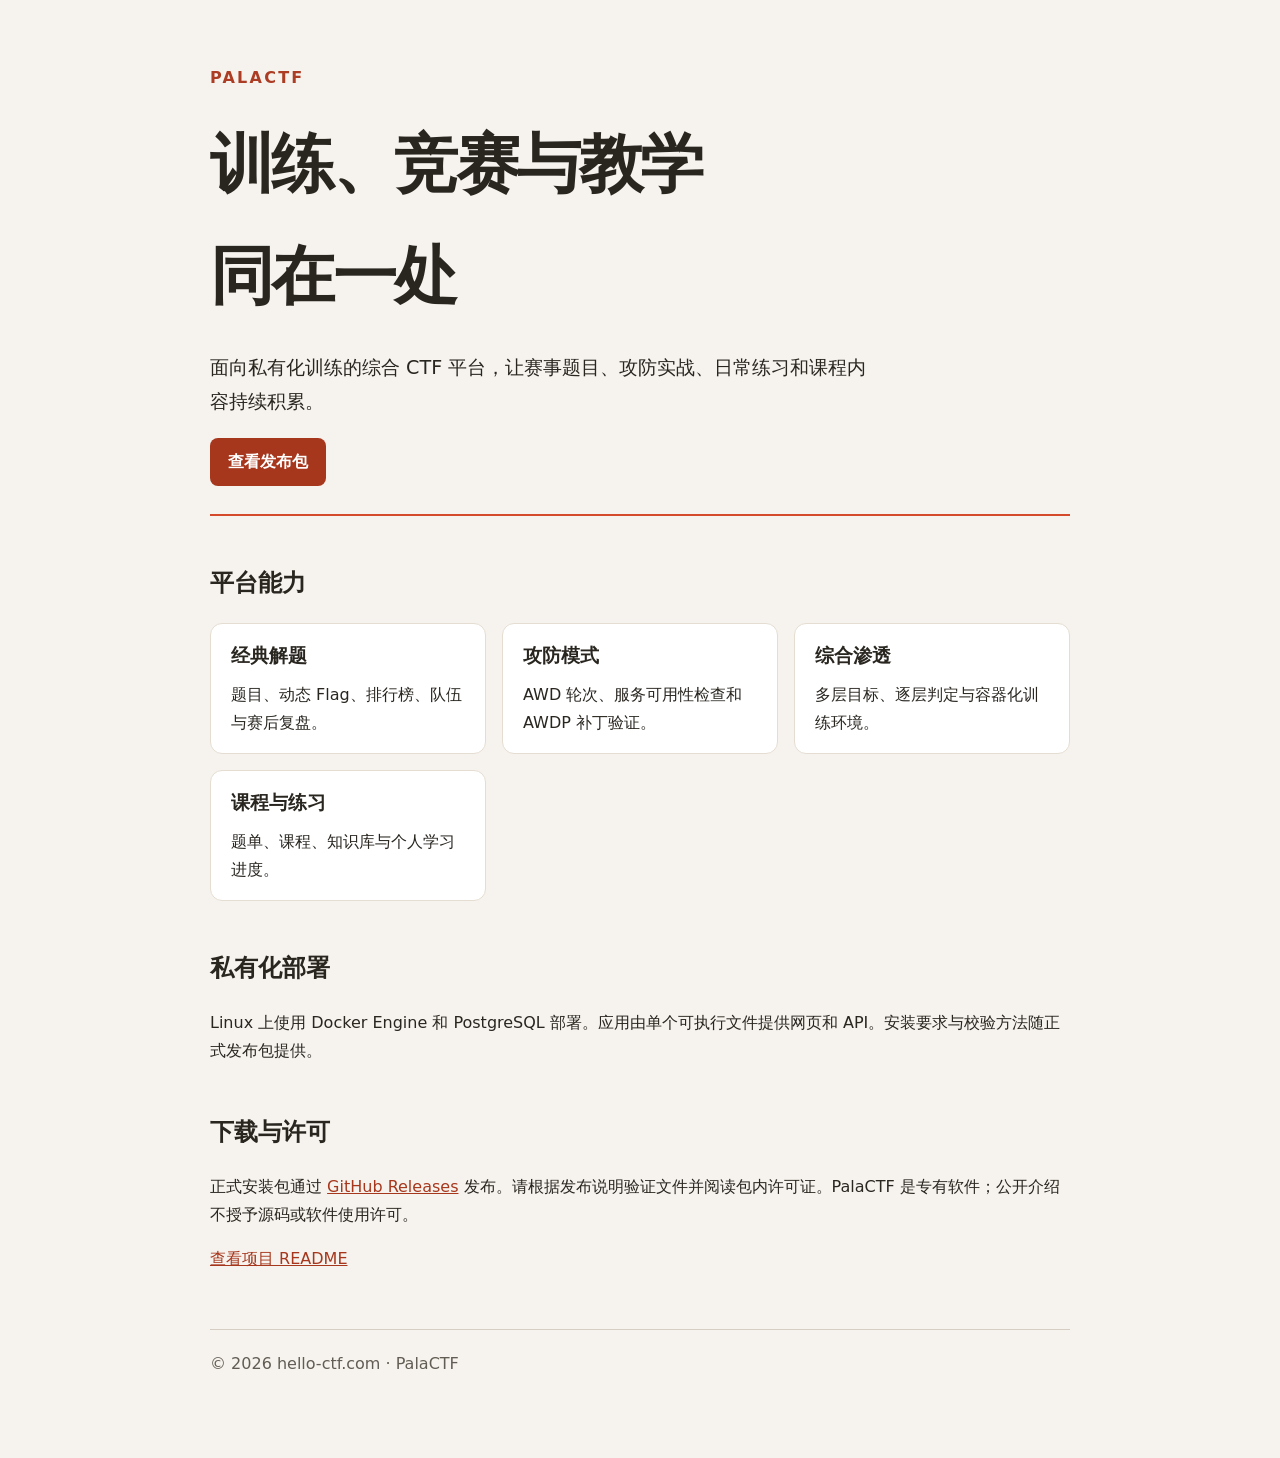
<file: index.html>
<!doctype html>
<html lang="zh-CN">
<head>
  <meta charset="utf-8">
  <meta name="viewport" content="width=device-width, initial-scale=1">
  <meta name="description" content="PalaCTF 面向私有化训练的综合 CTF 平台">
  <title>PalaCTF · 私有化 CTF 训练平台</title>
  <style>
    :root { color-scheme: light; font-family: system-ui, -apple-system, "Segoe UI", sans-serif; background: #f6f3ee; color: #292620; }
    body { max-width: 860px; margin: 0 auto; padding: 48px 24px 80px; line-height: 1.75; }
    header { border-bottom: 2px solid #d44a2a; padding-bottom: 28px; }
    h1 { font-size: clamp(2.5rem, 7vw, 4rem); margin: 0; letter-spacing: -.04em; }
    h2 { margin-top: 46px; }
    .eyebrow { color: #ac3c23; font-weight: 700; letter-spacing: .14em; text-transform: uppercase; }
    .lead { font-size: 1.2rem; max-width: 660px; }
    .grid { display: grid; grid-template-columns: repeat(auto-fit, minmax(230px, 1fr)); gap: 16px; }
    .card { background: #fff; border: 1px solid #e5ddd1; border-radius: 12px; padding: 16px 20px; }
    .card h3 { margin: 0 0 8px; }
    .card p { margin: 0; }
    a { color: #a6371d; }
    a:focus-visible { outline: 3px solid #a6371d; outline-offset: 3px; }
    .button { display: inline-block; background: #a6371d; color: white; border-radius: 8px; padding: 10px 18px; text-decoration: none; font-weight: 650; }
    footer { border-top: 1px solid #d6cec2; margin-top: 56px; padding-top: 20px; color: #625d54; }
  </style>
</head>
<body>
  <header>
    <p class="eyebrow">PalaCTF</p>
    <h1>训练、竞赛与教学<br>同在一处</h1>
    <p class="lead">面向私有化训练的综合 CTF 平台，让赛事题目、攻防实战、日常练习和课程内容持续积累。</p>
    <a class="button" href="https://github.com/ProbiusOfficial/PalaCTF/releases">查看发布包</a>
  </header>
  <main>
    <h2>平台能力</h2>
    <div class="grid">
      <section class="card"><h3>经典解题</h3><p>题目、动态 Flag、排行榜、队伍与赛后复盘。</p></section>
      <section class="card"><h3>攻防模式</h3><p>AWD 轮次、服务可用性检查和 AWDP 补丁验证。</p></section>
      <section class="card"><h3>综合渗透</h3><p>多层目标、逐层判定与容器化训练环境。</p></section>
      <section class="card"><h3>课程与练习</h3><p>题单、课程、知识库与个人学习进度。</p></section>
    </div>
    <h2>私有化部署</h2>
    <p>Linux 上使用 Docker Engine 和 PostgreSQL 部署。应用由单个可执行文件提供网页和 API。安装要求与校验方法随正式发布包提供。</p>
    <h2>下载与许可</h2>
    <p>正式安装包通过 <a href="https://github.com/ProbiusOfficial/PalaCTF/releases">GitHub Releases</a> 发布。请根据发布说明验证文件并阅读包内许可证。PalaCTF 是专有软件；公开介绍不授予源码或软件使用许可。</p>
    <p><a href="https://github.com/ProbiusOfficial/PalaCTF">查看项目 README</a></p>
  </main>
  <footer>© 2026 hello-ctf.com · PalaCTF</footer>
</body>
</html>
</file>
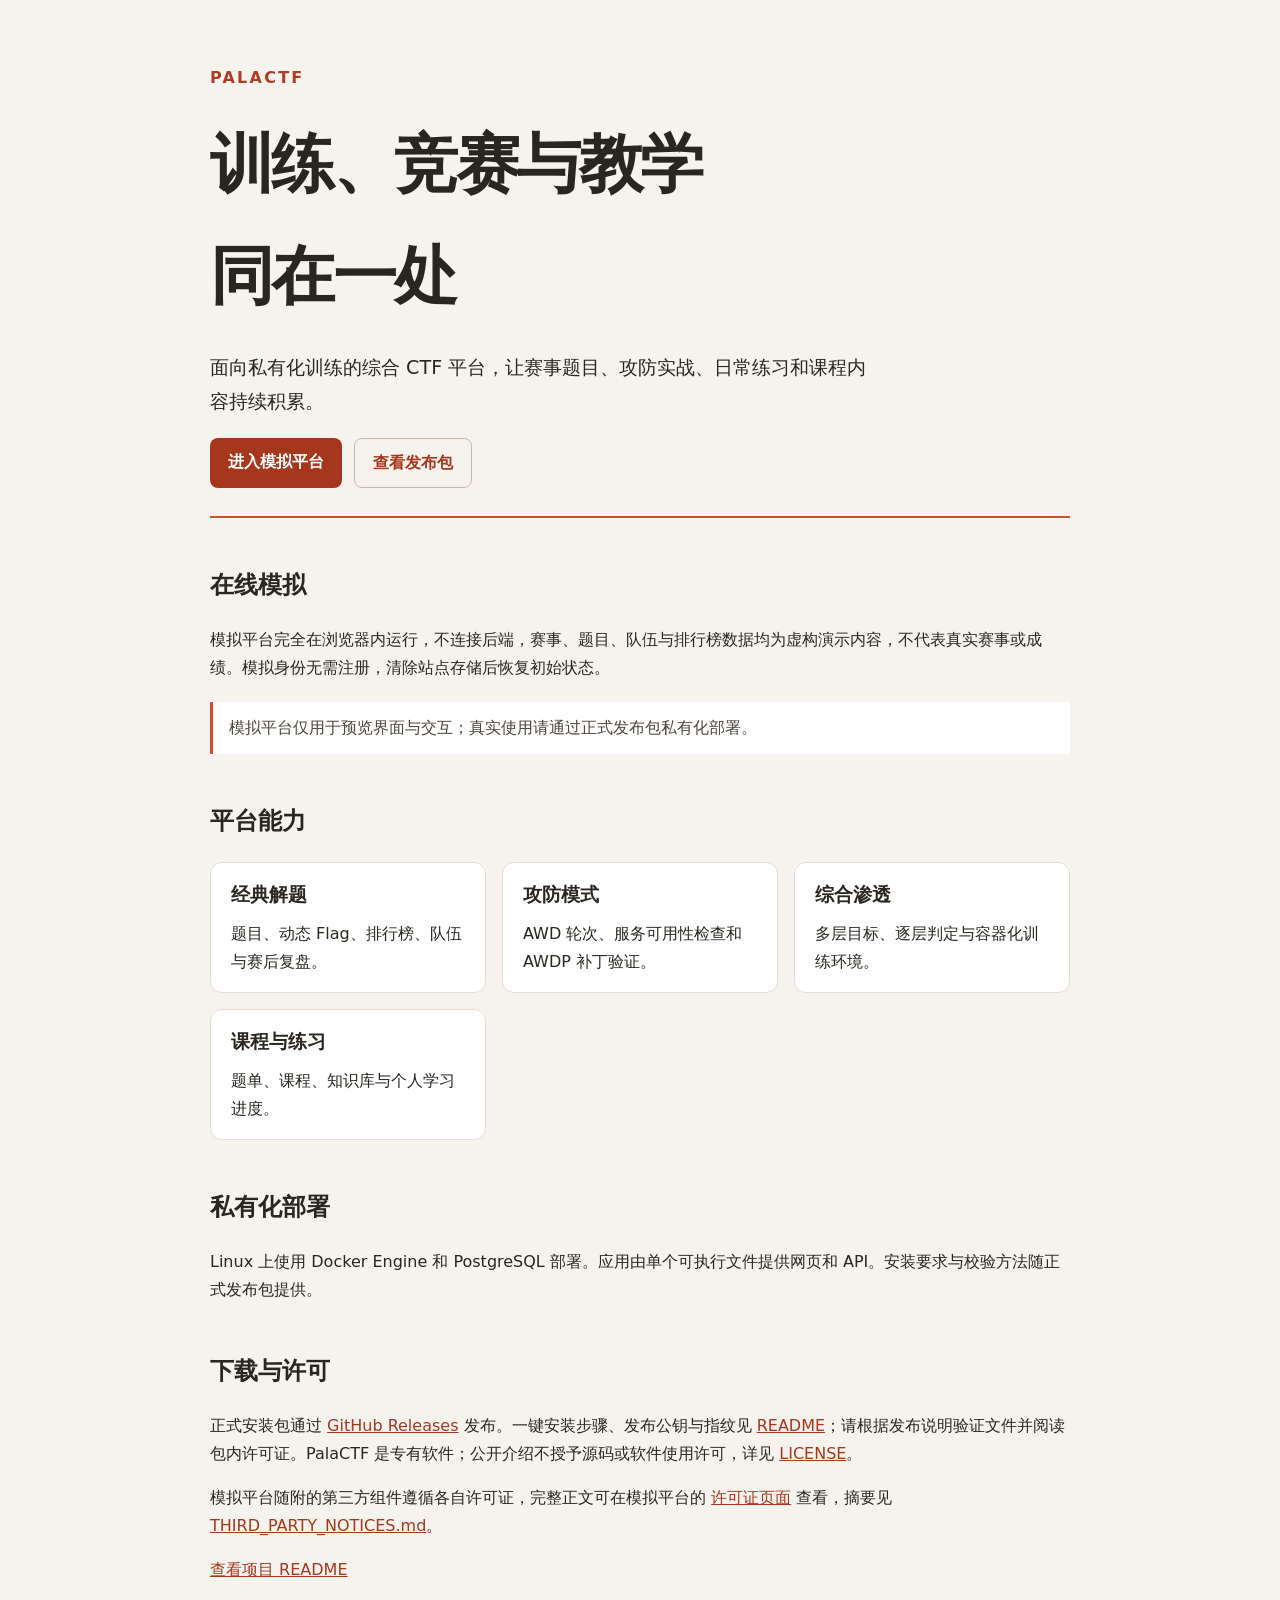
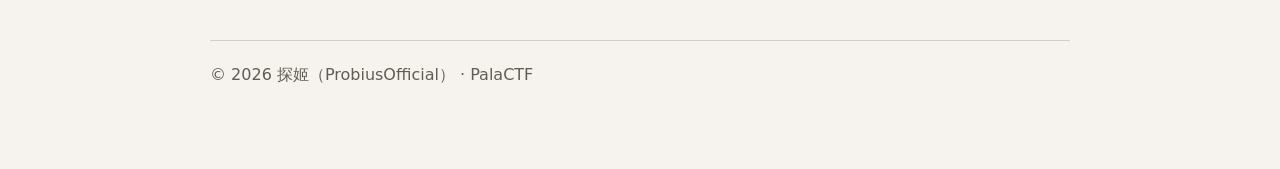
<file: site/index.html>
<!doctype html>
<html lang="zh-CN">
<head>
  <meta charset="utf-8">
  <meta name="viewport" content="width=device-width, initial-scale=1">
  <meta name="description" content="PalaCTF 面向私有化训练的综合 CTF 平台">
  <title>PalaCTF · 私有化 CTF 训练平台</title>
  <style>
    :root { color-scheme: light; font-family: system-ui, -apple-system, "Segoe UI", sans-serif; background: #f6f3ee; color: #292620; }
    body { max-width: 860px; margin: 0 auto; padding: 48px 24px 80px; line-height: 1.75; }
    header { border-bottom: 2px solid #d44a2a; padding-bottom: 28px; }
    h1 { font-size: clamp(2.5rem, 7vw, 4rem); margin: 0; letter-spacing: -.04em; }
    h2 { margin-top: 46px; }
    .eyebrow { color: #ac3c23; font-weight: 700; letter-spacing: .14em; text-transform: uppercase; }
    .lead { font-size: 1.2rem; max-width: 660px; }
    .grid { display: grid; grid-template-columns: repeat(auto-fit, minmax(230px, 1fr)); gap: 16px; }
    .card { background: #fff; border: 1px solid #e5ddd1; border-radius: 12px; padding: 16px 20px; }
    .card h3 { margin: 0 0 8px; }
    .card p { margin: 0; }
    a { color: #a6371d; }
    a:focus-visible { outline: 3px solid #a6371d; outline-offset: 3px; }
    .button { display: inline-block; background: #a6371d; color: white; border-radius: 8px; padding: 10px 18px; text-decoration: none; font-weight: 650; }
    .button.secondary { background: transparent; color: #a6371d; border: 1px solid #c9b8a8; }
    .actions { display: flex; flex-wrap: wrap; gap: 12px; margin-top: 20px; }
    .notice { margin-top: 20px; padding: 12px 16px; border-left: 3px solid #d44a2a; background: #fff; color: #4c463d; }
    footer { border-top: 1px solid #d6cec2; margin-top: 56px; padding-top: 20px; color: #625d54; }
  </style>
</head>
<body>
  <header>
    <p class="eyebrow">PalaCTF</p>
    <h1>训练、竞赛与教学<br>同在一处</h1>
    <p class="lead">面向私有化训练的综合 CTF 平台，让赛事题目、攻防实战、日常练习和课程内容持续积累。</p>
    <div class="actions">
      <a class="button" href="app/">进入模拟平台</a>
      <a class="button secondary" href="https://github.com/ProbiusOfficial/PalaCTF/releases">查看发布包</a>
    </div>
  </header>
  <main>
    <h2>在线模拟</h2>
    <p>模拟平台完全在浏览器内运行，不连接后端，赛事、题目、队伍与排行榜数据均为虚构演示内容，不代表真实赛事或成绩。模拟身份无需注册，清除站点存储后恢复初始状态。</p>
    <div class="notice">模拟平台仅用于预览界面与交互；真实使用请通过正式发布包私有化部署。</div>
    <h2>平台能力</h2>
    <div class="grid">
      <section class="card"><h3>经典解题</h3><p>题目、动态 Flag、排行榜、队伍与赛后复盘。</p></section>
      <section class="card"><h3>攻防模式</h3><p>AWD 轮次、服务可用性检查和 AWDP 补丁验证。</p></section>
      <section class="card"><h3>综合渗透</h3><p>多层目标、逐层判定与容器化训练环境。</p></section>
      <section class="card"><h3>课程与练习</h3><p>题单、课程、知识库与个人学习进度。</p></section>
    </div>
    <h2>私有化部署</h2>
    <p>Linux 上使用 Docker Engine 和 PostgreSQL 部署。应用由单个可执行文件提供网页和 API。安装要求与校验方法随正式发布包提供。</p>
    <h2>下载与许可</h2>
    <p>正式安装包通过 <a href="https://github.com/ProbiusOfficial/PalaCTF/releases">GitHub Releases</a> 发布。一键安装步骤、发布公钥与指纹见 <a href="https://github.com/ProbiusOfficial/PalaCTF#一键安装">README</a>；请根据发布说明验证文件并阅读包内许可证。PalaCTF 是专有软件；公开介绍不授予源码或软件使用许可，详见 <a href="LICENSE">LICENSE</a>。</p>
    <p>模拟平台随附的第三方组件遵循各自许可证，完整正文可在模拟平台的 <a href="app/licenses/">许可证页面</a> 查看，摘要见 <a href="https://github.com/ProbiusOfficial/PalaCTF/blob/main/THIRD_PARTY_NOTICES.md">THIRD_PARTY_NOTICES.md</a>。</p>
    <p><a href="https://github.com/ProbiusOfficial/PalaCTF">查看项目 README</a></p>
  </main>
  <footer>© 2026 探姬（ProbiusOfficial） · PalaCTF</footer>
</body>
</html>
</file>
